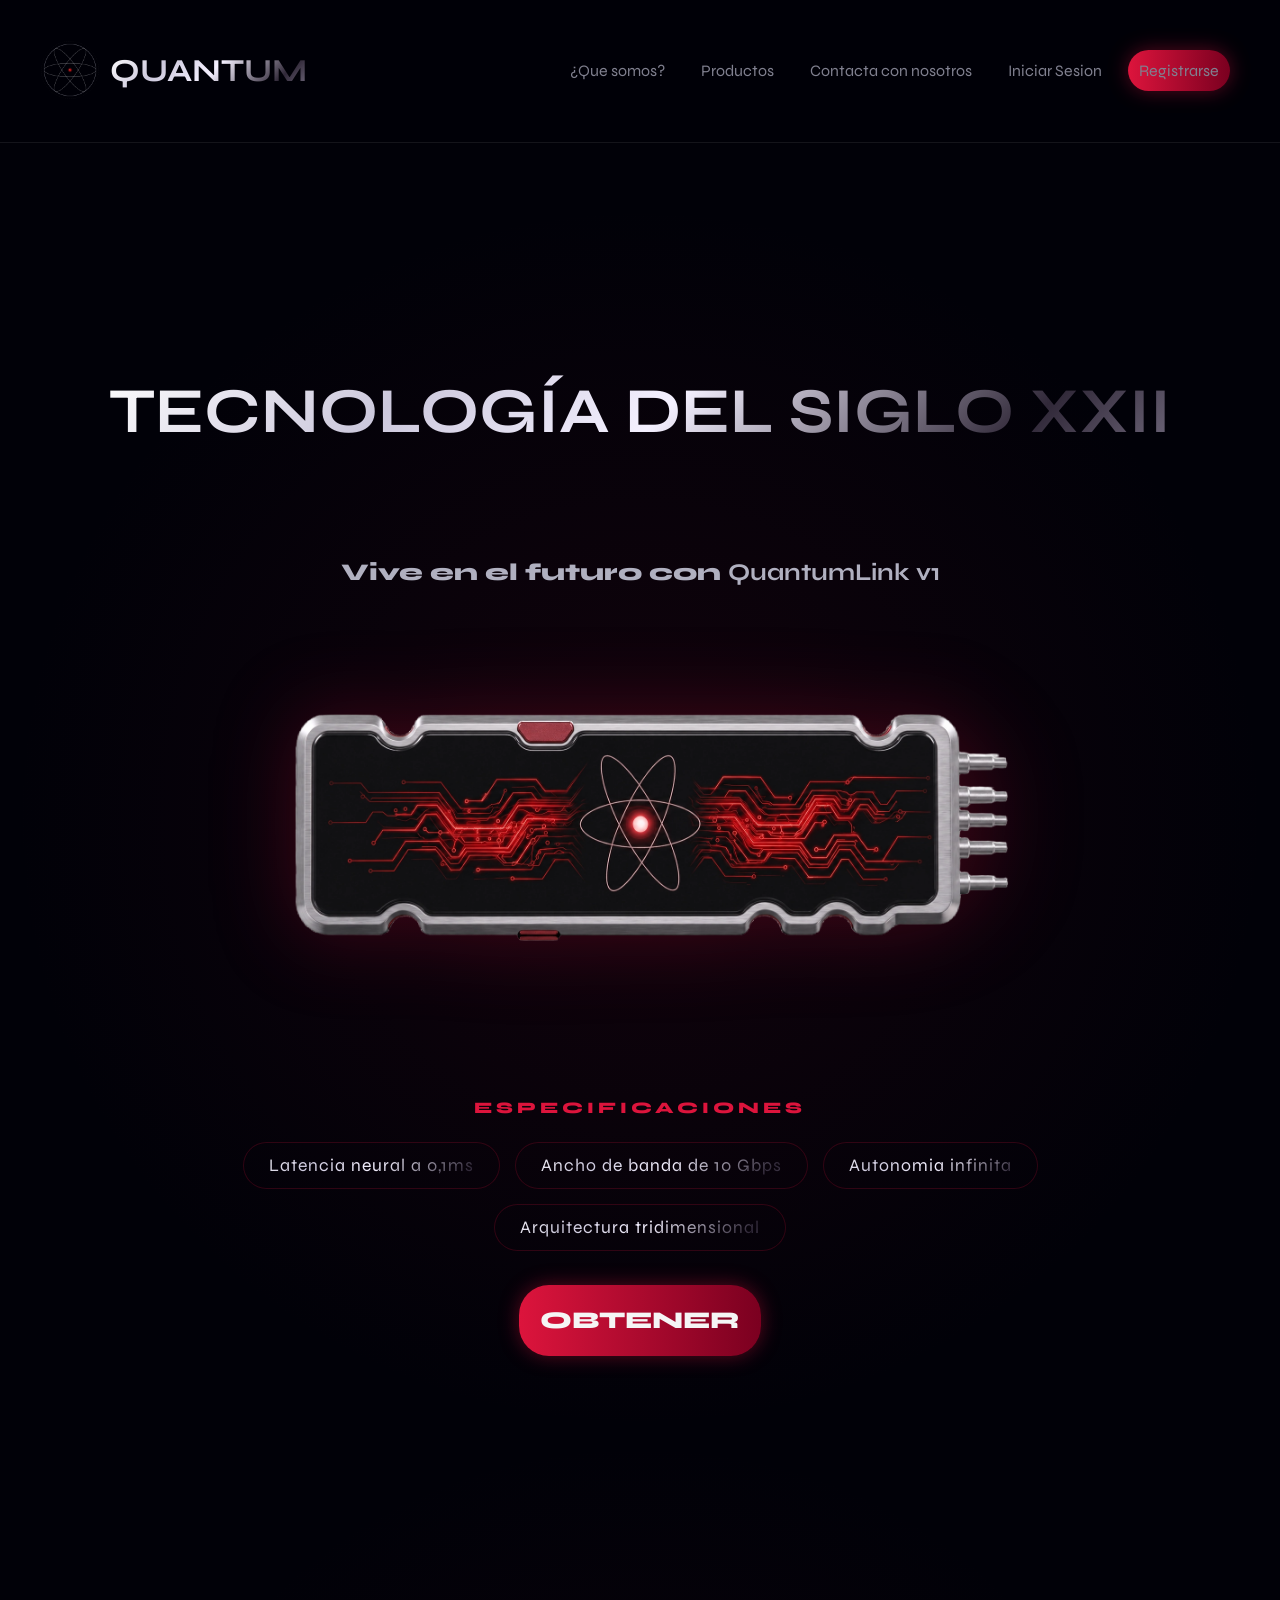
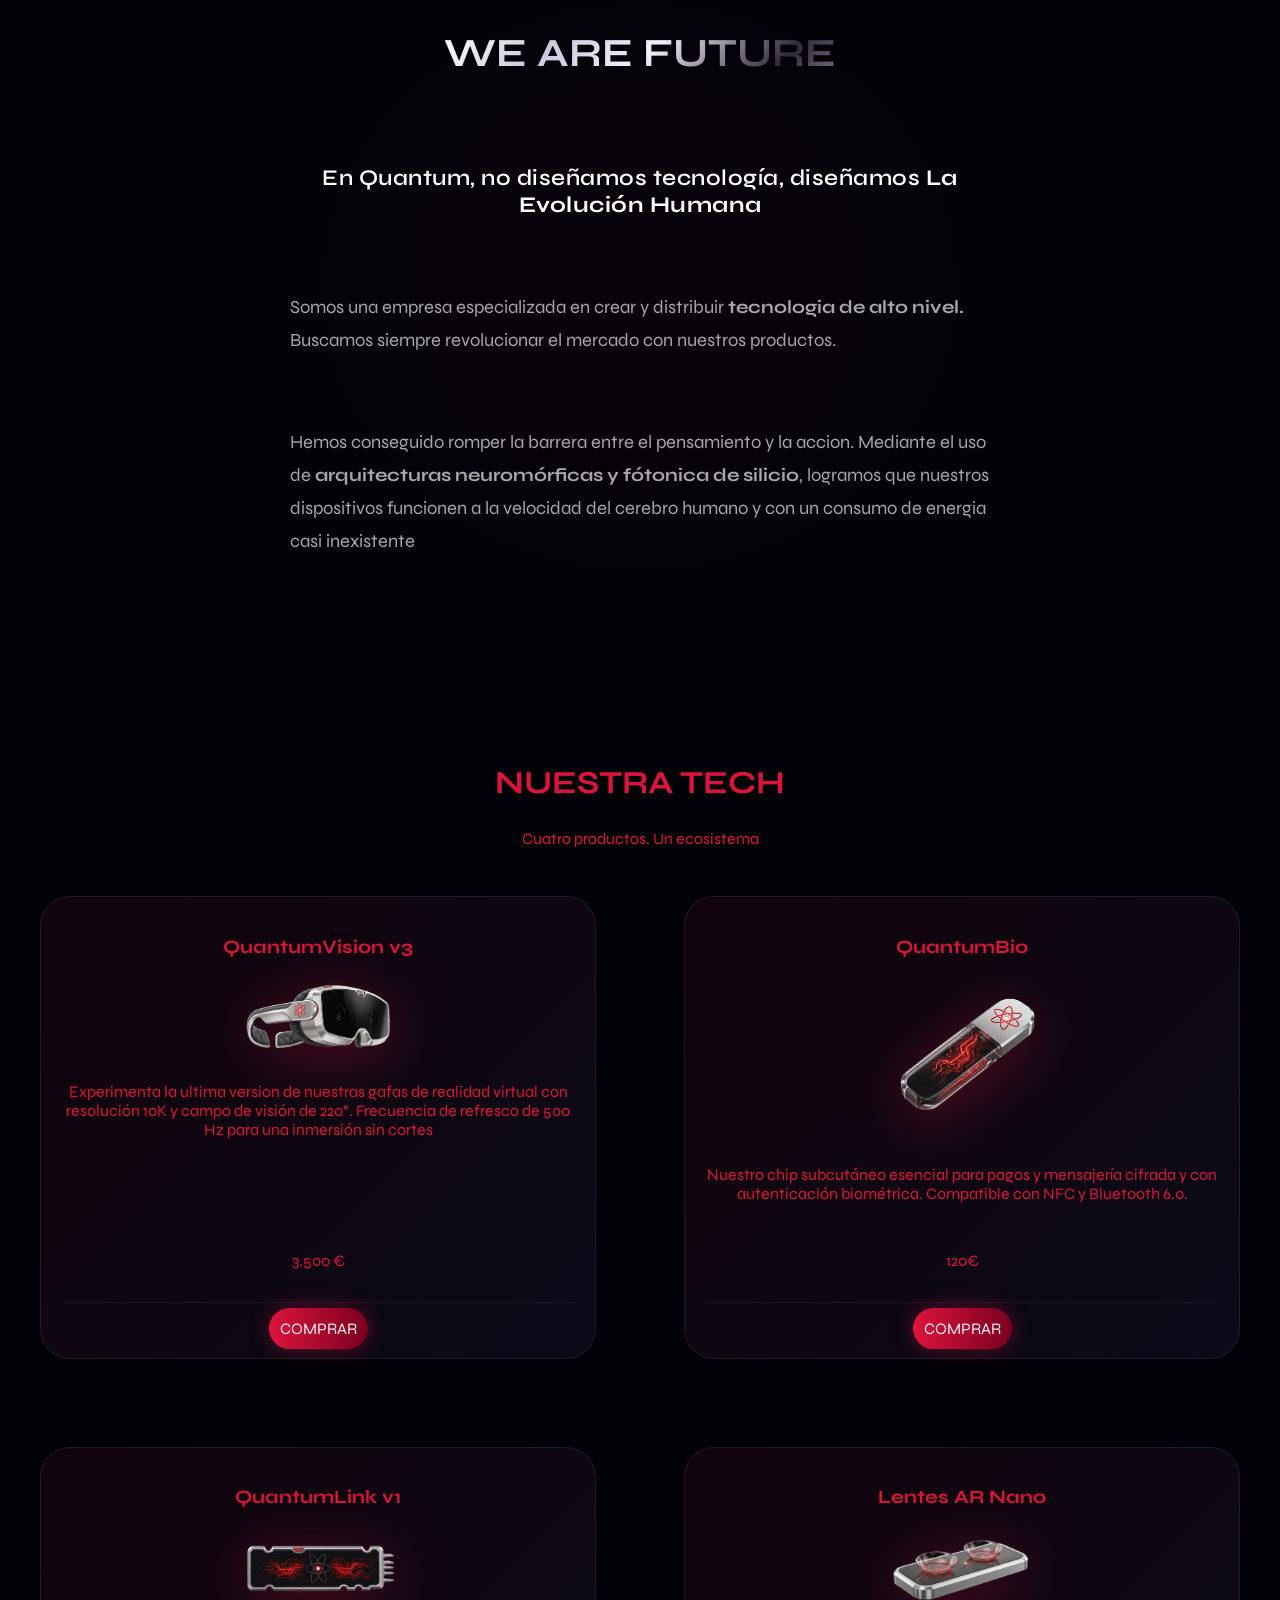
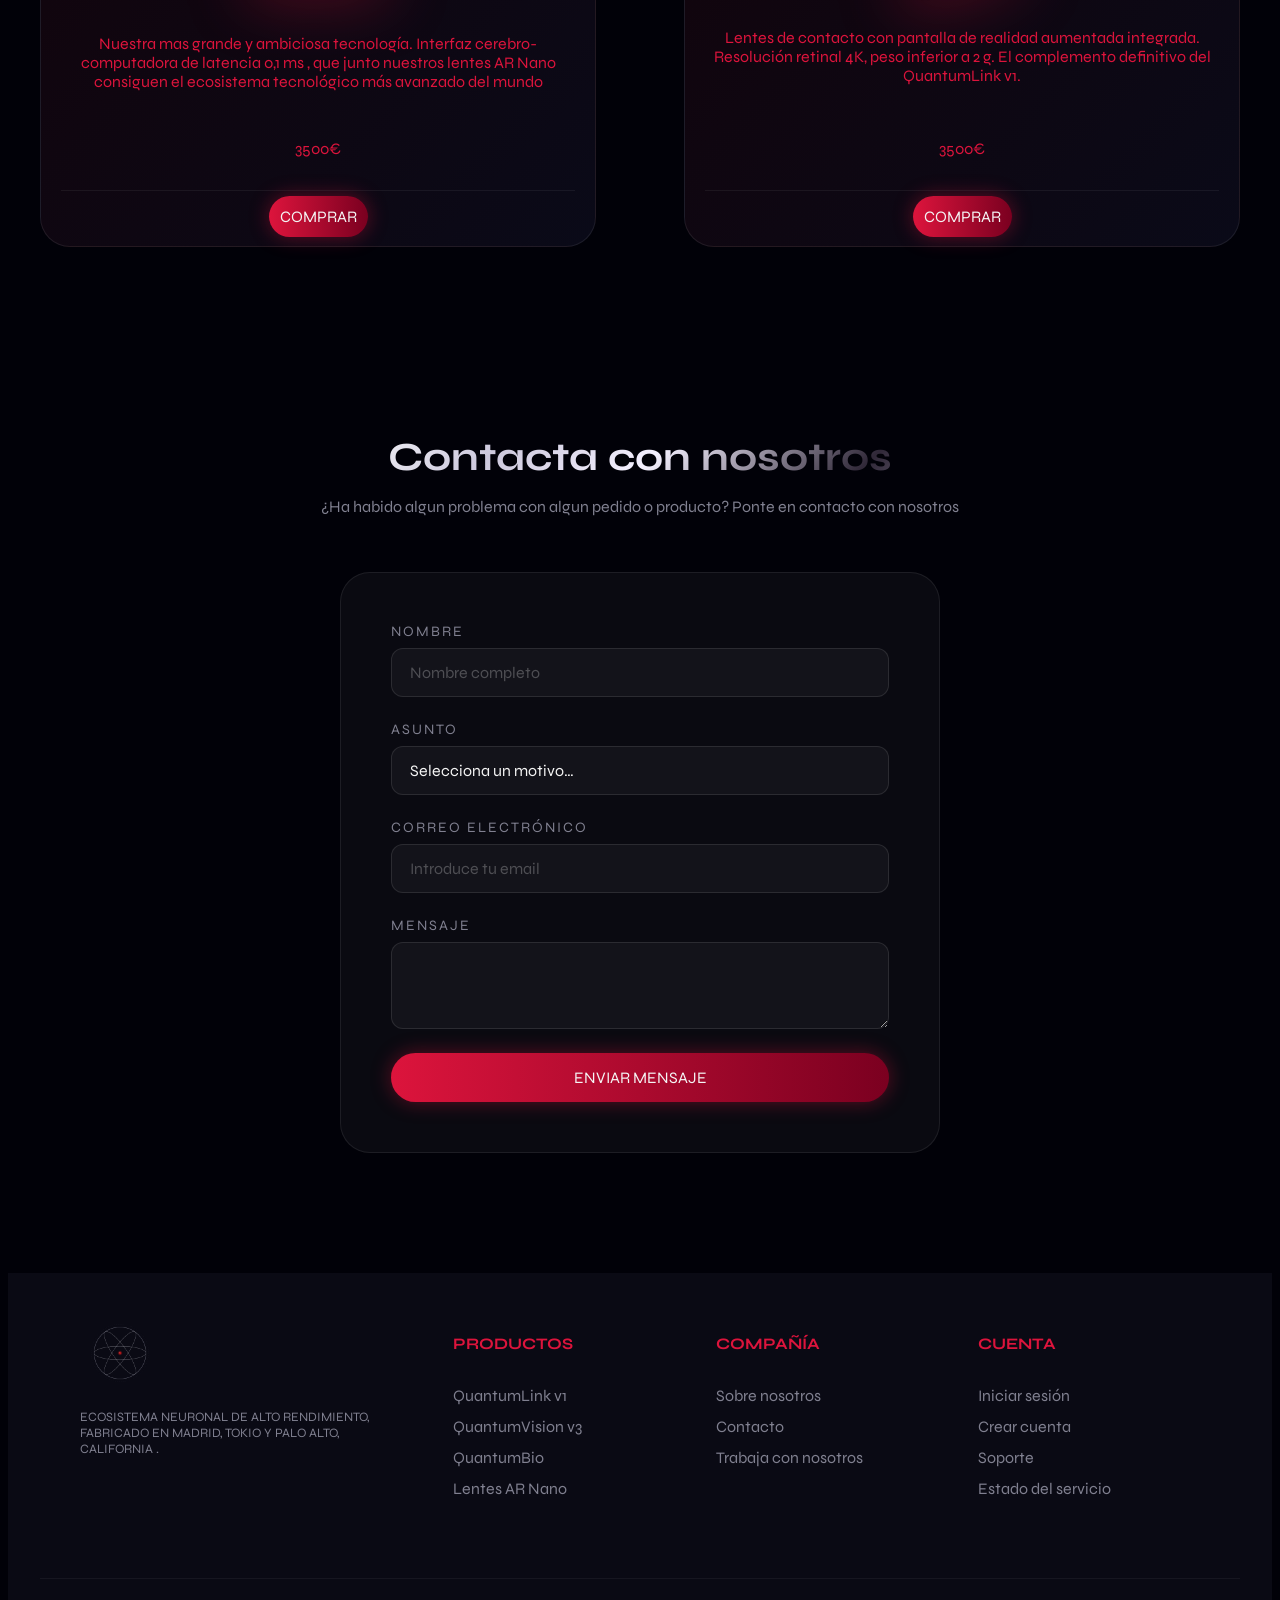
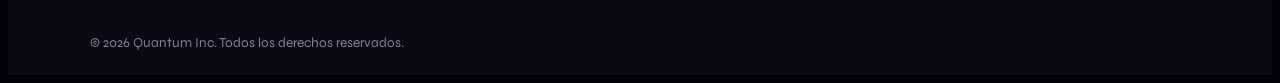
<file: web/paginaPrincipal.html>
<!DOCTYPE html>
<html lang="es">

<head>


    <meta charset="UTF-8">
    <meta name="viewport" content="width=device-width, initial-scale=1.0">
    <title>Quantum</title>
    <link rel="stylesheet" href="https://cdnjs.cloudflare.com/ajax/libs/animate.css/4.1.1/animate.min.css">
    <link rel="stylesheet" href="css/styles.css">




</head>

<body>
    <header class="topbar">
        <div class="brand">
            <img src="assets/icons/logo_quantum.png" alt="Quantum logo" height="80px">
            <h1 href="">QUANTUM</h1>


        </div>
        <nav class="nav">
            <a href="#que-somos"> ¿Que somos?</a>
            <a href="#productos">Productos</a>
            <a href="#contacto">Contacta con nosotros</a>
            <a href="login.html">Iniciar Sesion</a>
            <a class="btn-registrar" href="registrar.html">Registrarse</a>

        </nav>

    </header>

    <main>
        <section class="hero" id="inicio">
            <div class="new-product">
                <h2 class="animate__animated animate__fadeInDown animate__delay-0.5s">TECNOLOGÍA DEL SIGLO XXII</h2>
                <p class="animate__animated animate__fadeIn animate__delay-2s">Vive en el futuro con <strong>QuantumLink
                        v1</strong></p>
                <img src="assets/img/QuantumLink v1.png" class="animate__animated animate__fadeIn animate__delay-1s"
                    alt="Biochip">
                <div class="hero-specs animate__animated animate__fadeInDown animate__delay-2s">
                    <h3>Especificaciones</h3>
                    <span>Latencia neural a 0,1ms</span>
                    <span>Ancho de banda de 10 Gbps</span>
                    <span> Autonomia infinita</span>
                    <span> Arquitectura tridimensional</span>

                </div>
                <div class="animate__animated animate__fadeInDown animate__delay-2s">
                    <a href="#quantumlink" class="btn-obtener ">Obtener</a>
                </div>



            </div>
        </section>
        <section id="que-somos" class="section-sobrenosotros">
          
            <h2>WE ARE FUTURE</h2>
            <h3>En Quantum, no diseñamos tecnología, diseñamos <strong>La Evolución Humana</strong></h3>
            <p>Somos una empresa especializada en crear y distribuir <strong>tecnologia de alto nivel.</strong> Buscamos
                siempre revolucionar el mercado con nuestros productos.</p>
            <p>Hemos conseguido romper la barrera entre el pensamiento y la accion. Mediante el uso de <strong>
                    arquitecturas neuromórficas y fótonica de silicio</strong>, logramos que nuestros dispositivos
                funcionen a la velocidad del cerebro humano y con un consumo de energia casi inexistente</p>


        </section>




        <section id="productos" class="section-productos">
            <header class="header-productos">
                <h2>NUESTRA TECH</h2>
                <p class="productos-subtitle">Cuatro productos. Un ecosistema</p>

            </header>

            <div class="productos-grid">
                <article class="producto-card">
                    <div class="quantvision-card">
                        <h3>QuantumVision v3</h3>
                        <img src="assets/img/QuantumVision v3.png" alt="">
                    </div>
                    <div class="card-body">
                        <p class="card-description">Experimenta la ultima version de nuestras gafas de realidad virtual
                            con resolución 10K y campo de visión de 220°. Frecuencia de refresco de 500 Hz para una
                            inmersión sin cortes</p>

                    </div>
                    <div class="card-price">
                        <p>3.500 €</p>



                    </div>

                    <div class="card-botton">
                        <a href="" class="btn-comprar">Comprar</a>
                    </div>

                </article>

                <article class="producto-card">
                    <div class="quantumbio-card">
                        <h3>QuantumBio</h3>
                            <img src="assets/img/QuantumBio.png" alt="">

                    </div>
                    <div class="card-body">
                        <p class="card-description">Nuestro chip subcutáneo esencial para pagos y mensajería cifrada y
                            con autenticación biométrica. Compatible con NFC y Bluetooth 6.0.</p>
                        

                    </div>
                    <div class="card-price">
                        <p>120€</p>
                    </div>

                    <div class="card-botton">
                        <a href="" class="btn-comprar">Comprar</a>
                    </div>



                </article>

                <article class="producto-card" id="quantumlink">
                    <div class="quantumlink-card">
                        <h3>QuantumLink v1</h3>
                        <img src="assets/img/QuantumLink v1.png" alt="">


                    </div>
                    <div class="card-body">
                        <p class="card-description">Nuestra mas grande y ambiciosa tecnología. Interfaz
                            cerebro-computadora de latencia 0,1 ms , que junto nuestros lentes AR Nano consiguen el
                            ecosistema tecnológico más avanzado del mundo </p>


                    </div>
                    <div class="card-price">
                        <p>3500€</p>
                    </div>

                    <div class="card-botton">
                        <a href="" class="btn-comprar">Comprar</a>
                    </div>



                </article>

                <article class="producto-card">
                    <div class="nano-card">
                        <h3>Lentes AR Nano</h3>
                        <img src="assets/img/Lentes AR Nano.png" alt="">


                    </div>
                    <div class="card-body">
                        <p class="card-description">Lentes de contacto con pantalla de realidad aumentada integrada.
                            Resolución retinal 4K, peso inferior a 2 g. El complemento definitivo del QuantumLink v1.
                        </p>


                    </div>
                    <div class="card-price">
                        <p>3500€</p>
                    </div>

                    <div class="card-botton">
                        <a href="" class="btn-comprar">Comprar</a>
                    </div>



                </article>



            </div>






        </section>


        <section id="contacto" class="section-contacto">
            <header class="section-header">
                <h2>Contacta con nosotros</h2>
                <p>¿Ha habido algun problema con algun pedido o producto? Ponte en contacto con nosotros</p>
            </header>
            <form class="formulario-contacto" action="#" method="post">
                <div class="form-group">
                    <label for="nombre">Nombre</label>
                    <input type="text" id="nombre" name="nombre" placeholder="Nombre completo " required>
                </div>

                <div class="form-group">
                    <label for="c-asunto">Asunto</label>
                    <select id="c-asunto" name="asunto" required>
                        <option value="">Selecciona un motivo…</option>
                        <option>Soporte de producto</option>
                        <option>Estado de un pedido</option>
                        <option>Programa beta</option>
                        <option>Prensa</option>
                        <option>Otros</option>
                    </select>

                </div>
                <div class="form-group">
                    <label for="email">Correo electrónico</label>
                    <input type="email" id="email" name="email" placeholder="Introduce tu email" required>
                </div>
                <div class="form-group">
                    <label for="mensaje">Mensaje</label>
                    <textarea id="mensaje" name="mensaje" rows="3" placeholder="" required></textarea>
                </div>
                <button type="submit" class="btn-enviar">Enviar Mensaje</button>
            </form>
        </section>


    </main>

    <footer class="footer">
        <div class="footer-grid">
            <div class="footer-brand">
                <img class="footer-logo" src="assets/icons/logo_quantum.png" alt="" height="60">
                <p>Ecosistema neuronal de alto rendimiento, fabricado en Madrid, Tokio y Palo Alto, California .</p>

            </div>

            <div class="footer-content">
                <h4>PRODUCTOS</h4>
                <a href="#quantumlink-card">QuantumLink v1</a>
                <a href="#quantvision-card">QuantumVision v3</a>
                <a href="#quantumbio-card">QuantumBio</a>
                <a href="#nano-card">Lentes AR Nano</a>

            </div>

            <div class="footer-content">
                <h4>COMPAÑÍA</h4>
                <a href="#que-somos">Sobre nosotros</a>
                <a href="#contacto">Contacto</a>
                <a href="#contacto">Trabaja con nosotros</a>

            </div>

            <div class="footer-content">
                <h4>CUENTA</h4>
                <a href="login.html">Iniciar sesión</a>
                <a href="registrar.html">Crear cuenta</a>
                <a href="#contacto">Soporte</a>
                <a href="#contacto">Estado del servicio</a>
            </div>





        </div>



        <div class="footer-bottom">
            <p>© 2026 Quantum Inc. Todos los derechos reservados.</p>

        </div>





    </footer>










</body>





















</html>
</file>
<file: web/css/styles.css>
@import url('https://fonts.googleapis.com/css2?family=Syne:wght@600;800&display=swap');


:root{
--main-background-color: #010108;

}

*{

    box-sizing: border-box;
    text-decoration: none;
}

html{
    scroll-behavior: smooth;
}

body{
    color: crimson;

    font-family: 'Syne';
    min-height: 100vh;
    background-color: var(--main-background-color);
}

main{
    margin-top: 200px;
}


/* ── TOPBAR / NAV ─────────────────────────────────────────── */

.topbar{
    background-color: rgba(1, 1, 8, 0.7);
     backdrop-filter: blur(15px);
   -webkit-backdrop-filter: blur(15px);
   display: flex;
   position: fixed;
   z-index: 1000;
   justify-content: space-between;
   align-items: center;
   top: 0;
   left: 0;
   width: 100%;
  padding: 30px 30px 30px 30px;
  border-bottom: 1px solid rgba(255, 255, 255, 0.08);;
}

.topbar a{
      color: #808090;
      padding: 10px;
}

.topbar a:hover{
    color: crimson;
}

.topbar h1{
      background: linear-gradient(135deg, #ffffff 0%,#ccc8dc 14%,#f4f0ff 26%,#302838 42%,#b4adc4 57%,#f8f4ff 68%,#605870 80%,#e8e4f4 92%,#ffffff 100%);
      background-size: 200% 200%;
    -webkit-background-clip: text;
    background-clip: text;
    color: transparent;
    animation: fadeIn 0.5s ease-in-out 0.5s both, gradient 10s linear infinite;
}

.brand{
    display: flex;

}

nav{
    margin: 20px;
    display: flex;
    align-items: center;
    gap:1rem;
    flex-wrap: nowrap;
}

li{
    text-decoration: none;
}

.btn-registrar{
    border-radius: 30px;
    background-image: linear-gradient(to right, #dc143c, #7b0020, #dc143c);
    background-size: 200% 200%;
    border: 1px solid transparent;
    box-shadow: 0 0 20px rgba(220, 20, 60, 0.4);
    transition: 0.5s;
    color: white;
}

.topbar .btn-registrar:hover{
    background-position: right center;
    color: #fff;
    box-shadow: 0 0 35px rgba(220, 20, 60, 0.6);
    transform: translateY(6px);
}




.hero{
    min-height: 100vh;
    display: flex;
    flex-direction: column;
    justify-content: center;
    align-items: center;
    text-align: center;
    padding-top: 100px;
    padding-bottom: 100px;
    background: radial-gradient(ellipse at center, rgba(112, 14, 34, 0.15) 0%, transparent 70%);

}

.hero h2{
    font-size: 4rem;
      background: linear-gradient(135deg, #ffffff 0%,#ccc8dc 14%,#f4f0ff 26%,#302838 42%,#b4adc4 57%,#f8f4ff 68%,#605870 80%,#e8e4f4 92%,#ffffff 100%);
      background-size: 200% 200%;
    -webkit-background-clip: text;
    background-clip: text;
    color: transparent;
    animation: fadeIn 0.5s ease-in-out 0.5s both, gradient 10s linear infinite;
   padding: 20px 0;
   text-align: center;

}

.hero h3{
    font-size: 2rem;
}

.hero span{
  display: inline-block;

    padding: 12px 25px;
    background: rgba(220, 20, 60, 0.05);
    border: 1px solid rgba(220, 20, 60, 0.2);
    border-radius: 39px;
    background: linear-gradient(135deg, #ffffff 0%,#ccc8dc 14%,#f4f0ff 26%,#302838 42%,#b4adc4 57%,#f8f4ff 68%,#605870 80%,#e8e4f4 92%,#ffffff 100%);
      background-size: 200% 200%;
    -webkit-background-clip: text;
    background-clip: text;
    color: transparent;
    font-size: 1.1rem;
    letter-spacing: 1px;

}

.hero p{
    font-size: 1.5rem;
    margin: 0;
    color: #b0b0c0;
    font-weight: 800;
}

.hero img{
    width: 100%;
    height: auto;
    max-width: 750px;
    filter: drop-shadow(0 0 40px rgba(220, 20, 60, 0.25));

}

.hero-specs{
  display: flex;
  flex-wrap: wrap;
  justify-content: center;
  gap: 15px;
  max-width: 1000px;
  margin-bottom: 20px;
}

.hero-specs h3{
    width: 100%;
    font-size: 1rem;
    color: crimson;
    text-transform: uppercase;
    letter-spacing: 4px ;
    margin-bottom: 10px;
    font-weight: 800;
}

.new-product{
   display: flex;
   flex-direction: column;
   align-items: center;
   gap: 35px;
   max-width: 1200px;
   width: 100%;
   text-align: center;
   padding: 0 5%;
}

.btn-obtener{
    color:whitesmoke;
border-radius: 30px;
 background-image: linear-gradient(to right, #dc143c, #7b0020, #dc143c);
border: 1px solid transparent;
box-shadow: 0 0 20px rgba(220, 20, 60, 0.4);
transition: 0.5s;
text-transform: uppercase;
padding: 20px;
font-size: 1.5rem;
background-size: 200% 200%;

cursor: pointer;
font-weight: 800;
display: inline;

}

.btn-obtener:hover{
  background-position: right center;
  color: #fff;
  text-decoration: none;
   box-shadow: 0 0 35px rgba(220, 20, 60, 0.6);
   transform: translateY(6px);
}



.section-sobrenosotros{
    display: flex;
    min-height: 100vh;
    padding: 160px 40px;
    flex-direction: column;
    align-items: center;
    justify-content: center;
    gap: 32px;
    max-width: 80%;
    text-align: center;
    margin: 0 auto;
    background: radial-gradient(ellipse at center, rgba(112, 14, 34, 0.08) 0%, transparent 70%);
}

.section-sobrenosotros .section-label{
    color: crimson;
    font-size: 0.85rem;
    text-transform: uppercase;
    letter-spacing: 4px;
    font-weight: 800;
    margin-bottom: -16px;
}

.section-sobrenosotros h2{
    font-size: 2.5rem;
    background: linear-gradient(135deg, #ffffff 0%,#ccc8dc 14%,#f4f0ff 26%,#302838 42%,#b4adc4 57%,#f8f4ff 68%,#605870 80%,#e8e4f4 92%,#ffffff 100%);
    background-size: 200% 200%;
    -webkit-background-clip: text;
    background-clip: text;
    color: transparent;
    animation: gradient 10s linear infinite;
}

.section-sobrenosotros h3{
    color: white;
    font-size: 1.4rem;
    font-weight: 600;
    letter-spacing: 0.5px;
    max-width: 700px;
}

.section-sobrenosotros p{
    color: rgba(255, 255, 255, 0.65);
    font-weight: 400;
    text-align: left;
    font-size: 1.15rem;
    max-width: 700px;
    line-height: 1.8;
}




.section-productos{
    display: flex;
    flex-direction: column;
    align-items: center;
    justify-content: center;
    min-height: 100vh;
    text-align: center;
}

.section-productos h2{
    font-size: 2rem;
    gap:30px;
}

.productos-grid {

   display: grid;
  grid-template-columns: repeat(2, 1fr);
  grid-auto-rows: minmax(min-content, max-content);
  gap: 1.5rem;

  }

.producto-card{
      background: linear-gradient(135deg, #12040c, #0a0a18);
        border-radius: 30px;
        border: 1px solid rgba(255, 255, 255, 0.08);
        padding:20px;
        margin: 2rem;
        display: flex;
        flex-direction: column;
        justify-content: space-between;
  }

.card-price{
    margin-top: auto;
    padding: 16px 0 0;
}

.card-botton{
    margin-top: 16px;
    padding-top: 16px;
    border-top: 1px solid rgba(255, 255, 255, 0.06);
}

.producto-card:hover{
     transform: translateY(-6px);
  border-color:  #dc143c;
  box-shadow: 0 30px 60px -20px rgba(220, 20, 60, 0.35);
  }

.producto-card img{
    width: 30%;
    height: auto;
      object-fit: contain;
  filter: drop-shadow(0 10px 30px rgba(220, 20, 60, 0.35))
  }

.btn-comprar{
    border-radius: 30px;

    padding: 10px;
    color:whitesmoke;

 background-image: linear-gradient(to right, #dc143c, #7b0020, #dc143c);
border: 1px solid transparent;
box-shadow: 0 0 20px rgba(220, 20, 60, 0.4);
transition: 0.3s;
text-transform: uppercase;


background-size: 200% 200%;

  }

.btn-comprar:hover{
         background-position: right center;
  color: #fff;
  text-decoration: none;
   box-shadow: 0 0 35px rgba(220, 20, 60, 0.6);
   transform: translateY(6px);
  }


/* ── CONTACTO ─────────────────────────────────────────────── */

.section-contacto{
    display: flex;
    flex-direction: column;
    align-items: center;
    justify-content: center;
    text-align: center;
    padding: 120px 40px;
    gap: 40px;
}

.section-header h2{
    font-size: 2.5rem;
    background: linear-gradient(135deg, #ffffff 0%,#ccc8dc 14%,#f4f0ff 26%,#302838 42%,#b4adc4 57%,#f8f4ff 68%,#605870 80%,#e8e4f4 92%,#ffffff 100%);
    background-size: 200% 200%;
    -webkit-background-clip: text;
    background-clip: text;
    color: transparent;
    margin-bottom: 12px;
}

.section-header p{
    color: #808090;
    font-size: 1rem;
}

.formulario-contacto{
    display: flex;
    flex-direction: column;
    gap: 24px;
    width: 100%;
    max-width: 600px;
    border-radius:  30px;
    background-color:rgba(255, 255, 255, 0.04); ;
    padding: 50px;
    border: 1px solid  rgba(255, 255, 255, 0.08);
}

.form-group{
    display: flex;
    flex-direction: column;
    text-align: left;
    width: 100%;
    gap: 8px;
}

.form-group label{
    color: #808090;
    font-size: 0.9rem;
    text-transform: uppercase;
    letter-spacing: 2px;
}

.formulario-contacto input,
.formulario-contacto textarea,
.formulario-contacto select{
    font-family: 'Syne';
    background-color: rgba(255, 255, 255, 0.04);
    border: 1px solid rgba(255, 255, 255, 0.1);
    border-radius: 12px;
    padding: 14px 18px;
    color: whitesmoke;
    font-size: 1rem;
    width: 100%;
    resize: vertical;
}

.formulario-contacto select{
    appearance: none;
    -webkit-appearance: none;
    cursor: pointer;
}

.formulario-contacto select option{
    background-color: #0a0a18;
    color: whitesmoke;
}

.formulario-contacto input:focus,
.formulario-contacto textarea:focus,
.formulario-contacto select:focus{
    outline: none;
    border-color: crimson;
    box-shadow: 0 0 10px rgba(220, 20, 60, 0.3);
}

.formulario-contacto input::placeholder,
.formulario-contacto textarea::placeholder,
.formulario-contacto select::placeholder{
    color: rgba(255, 255, 255, 0.25);
}

.btn-enviar{
    border-radius: 30px;
    padding: 14px;
    color: whitesmoke;
    background-image: linear-gradient(to right, #dc143c, #7b0020, #dc143c);
    border: 1px solid transparent;
    box-shadow: 0 0 20px rgba(220, 20, 60, 0.4);
    transition: 0.3s;
    text-transform: uppercase;
    background-size: 200% 200%;
    font-family: 'Syne';
    font-size: 1rem;
    cursor: pointer;
}

.btn-enviar:hover{
    background-position: right center;
    color: #fff;
    box-shadow: 0 0 35px rgba(220, 20, 60, 0.6);
    transform: translateY(6px);
}


/* ── FOOTER ───────────────────────────────────────────────── */

.footer{
    background-color: #0a0a14;
}

.footer-grid {
    display: grid;
    grid-template-columns: 1.5fr repeat(3, 1fr);
    max-width: 1200px;
    margin: 0 auto;
    gap: 40px;
    padding: 40px;
}

.footer-content {
    display: flex;
    flex-direction: column;
    gap: 12px;
}

.footer-content a{
   color:#808090;
}

.footer-content a:hover{
    color: crimson;
}

.footer-brand{
    color: #808090;
    text-transform: uppercase;
    font-size: .8rem;
    align-items: flex-start;
    text-align: left;
    gap: 20px;
}

.footer-logo{
    width: 80px;
    height: 80px;
}

.footer-bottom{
   max-width: 1200px;
    margin: 40px auto 0;
    padding: 25px 40px 0;
    border-top: 1px solid rgba(255, 255, 255, 0.05);
    display: flex;
    justify-content: space-between;
    align-items: center;
}

.footer-bottom p{
    color: #808090;
    font-size: 0.85rem;
    margin-top: 20px;
    padding: 10px;
}


/* ── ANIMATIONS ───────────────────────────────────────────── */

@keyframes gradient {
   0%   { background-position: 0% 50%; }
    100% { background-position: 200% 50%; }
}


/* ── MEDIA QUERIES ────────────────────────────────────────── */

@media (max-width: 768px) {

    .topbar {
        padding: 15px 20px;
    }

    .nav {
        flex-wrap: wrap;
        gap: 0.5rem;
    }

    main {
        margin-top: 140px;
    }

    .hero h2 {
        font-size: 2rem;
    }

    .section-sobrenosotros {
        padding: 100px 20px;
    }

    .section-sobrenosotros p {
        font-size: 1.1rem;
    }

    .productos-grid {
        grid-template-columns: 1fr;
    }

    .producto-card {
        margin: 0.5rem;
    }

}
</file>
